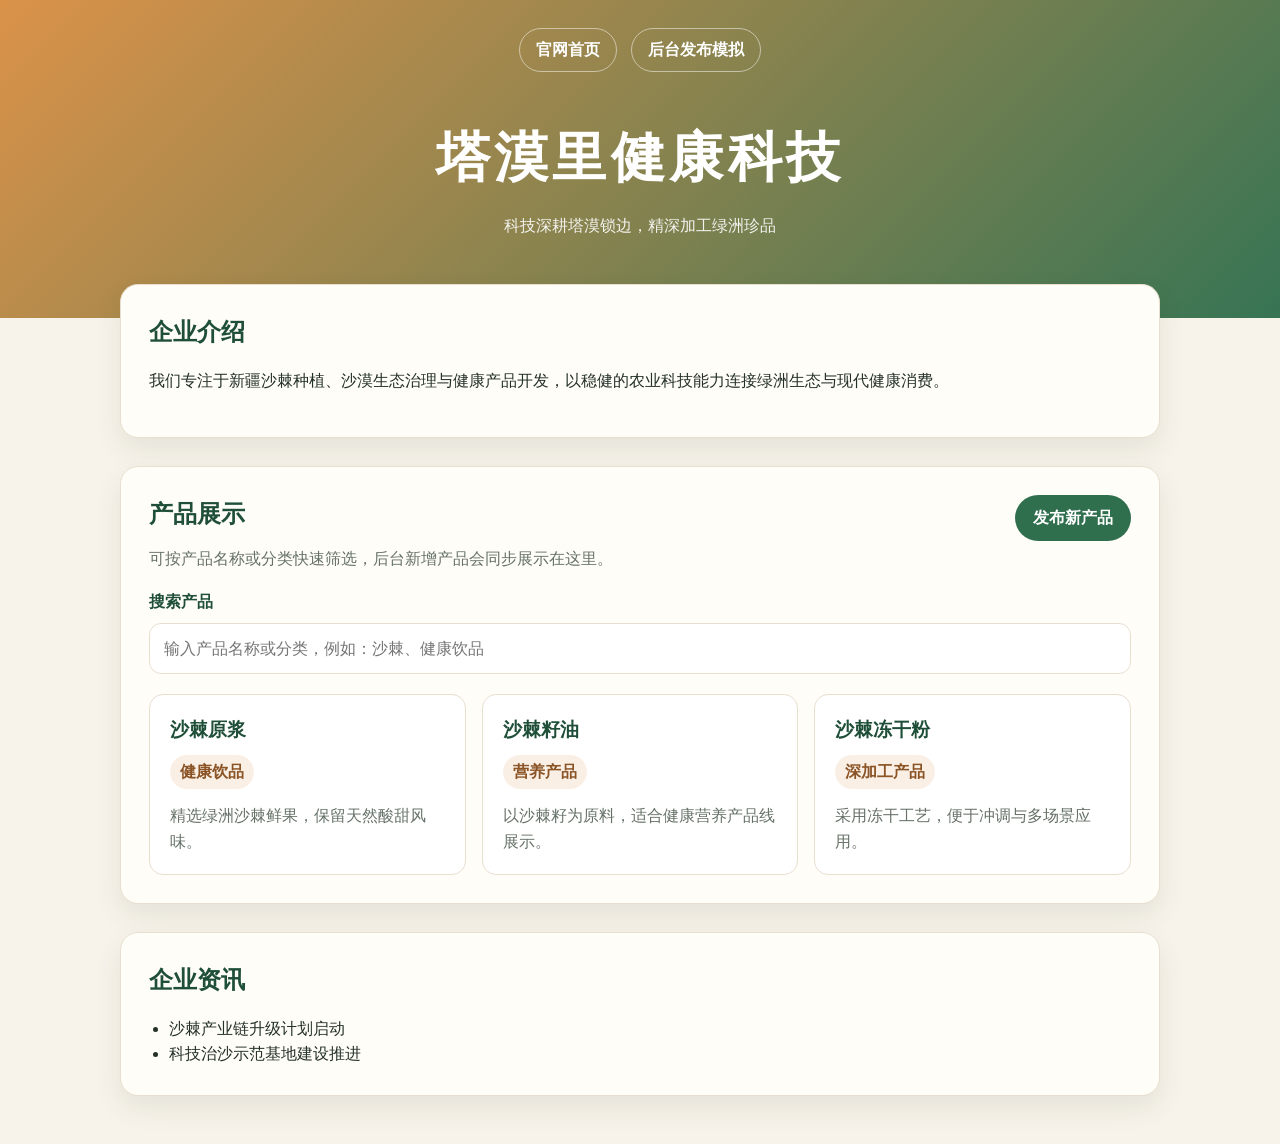
<file: index.html>
<!DOCTYPE html>
<html lang="zh-CN">
<head>
  <meta charset="UTF-8" />
  <meta name="viewport" content="width=device-width, initial-scale=1.0" />
  <title>塔漠里健康科技</title>
  <link rel="stylesheet" href="style.css" />
</head>
<body>
  <header class="hero">
    <nav class="top-nav" aria-label="主导航">
      <a href="index.html">官网首页</a>
      <a href="admin.html">后台发布模拟</a>
    </nav>
    <h1>塔漠里健康科技</h1>
    <p>科技深耕塔漠锁边，精深加工绿洲珍品</p>
  </header>

  <main>
    <section class="panel">
      <h2>企业介绍</h2>
      <p>我们专注于新疆沙棘种植、沙漠生态治理与健康产品开发，以稳健的农业科技能力连接绿洲生态与现代健康消费。</p>
    </section>

    <section class="panel">
      <div class="section-heading">
        <div>
          <h2>产品展示</h2>
          <p class="section-intro">可按产品名称或分类快速筛选，后台新增产品会同步展示在这里。</p>
        </div>
        <a class="button-link" href="admin.html">发布新产品</a>
      </div>
      <label class="search-label" for="product-search">搜索产品</label>
      <input
        id="product-search"
        class="search-input"
        type="search"
        placeholder="输入产品名称或分类，例如：沙棘、健康饮品"
        autocomplete="off"
      />
      <div id="product-list" class="product-grid" aria-live="polite"></div>
    </section>

    <section class="panel">
      <h2>企业资讯</h2>
      <ul class="news-list">
        <li>沙棘产业链升级计划启动</li>
        <li>科技治沙示范基地建设推进</li>
      </ul>
    </section>
  </main>

  <script src="app.js"></script>
</body>
</html>
</file>
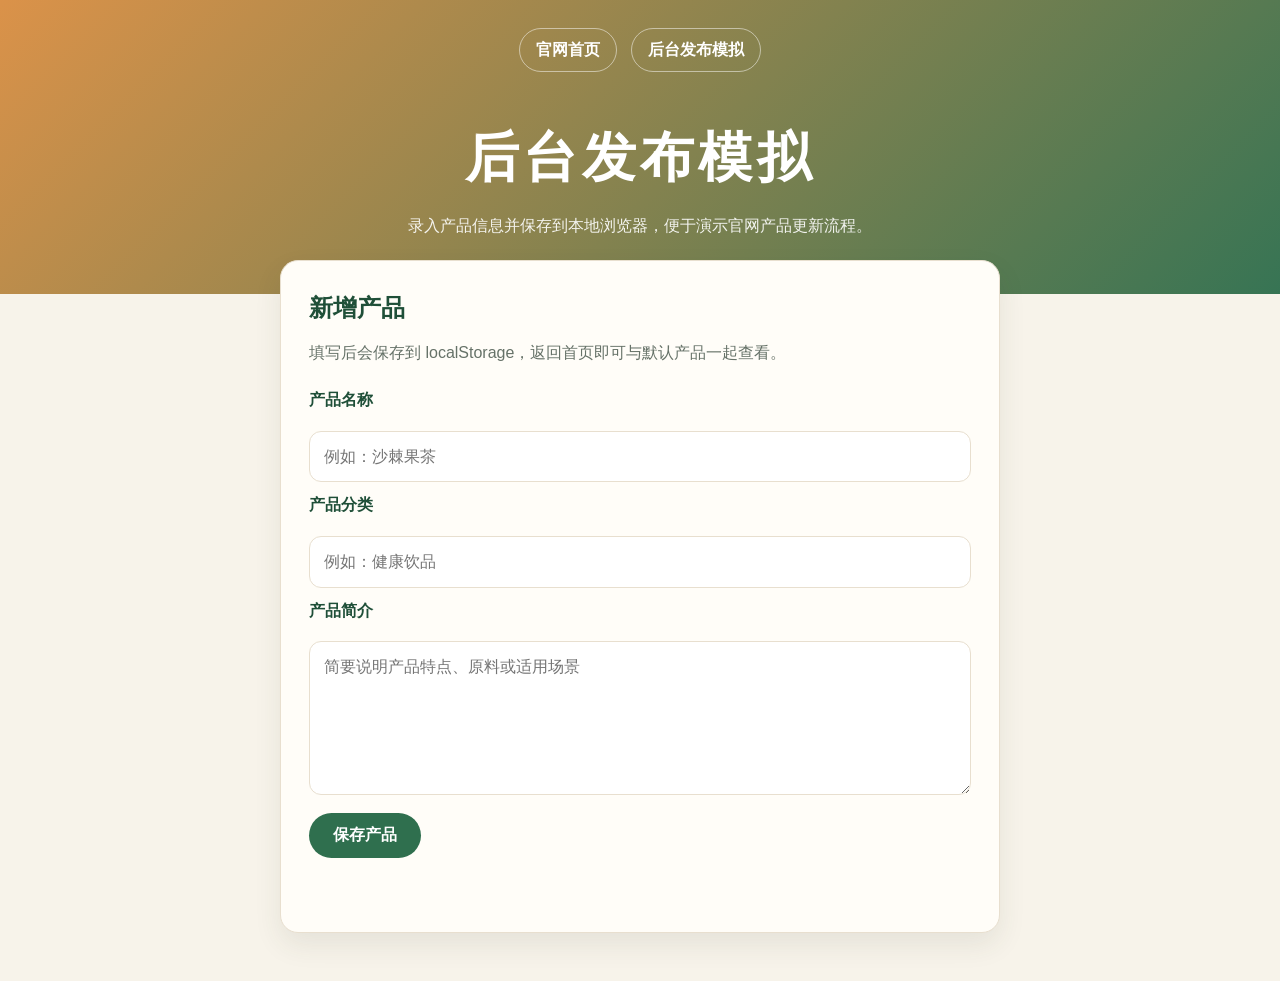
<file: admin.html>
<!DOCTYPE html>
<html lang="zh-CN">
<head>
  <meta charset="UTF-8" />
  <meta name="viewport" content="width=device-width, initial-scale=1.0" />
  <title>后台发布模拟 - 塔漠里健康科技</title>
  <link rel="stylesheet" href="style.css" />
</head>
<body>
  <header class="hero hero-compact">
    <nav class="top-nav" aria-label="主导航">
      <a href="index.html">官网首页</a>
      <a href="admin.html">后台发布模拟</a>
    </nav>
    <h1>后台发布模拟</h1>
    <p>录入产品信息并保存到本地浏览器，便于演示官网产品更新流程。</p>
  </header>

  <main>
    <section class="panel admin-panel">
      <h2>新增产品</h2>
      <p class="section-intro">填写后会保存到 localStorage，返回首页即可与默认产品一起查看。</p>
      <form id="product-form" class="product-form">
        <label for="product-name">产品名称</label>
        <input id="product-name" name="name" type="text" placeholder="例如：沙棘果茶" required />

        <label for="product-category">产品分类</label>
        <input id="product-category" name="category" type="text" placeholder="例如：健康饮品" required />

        <label for="product-description">产品简介</label>
        <textarea id="product-description" name="description" rows="5" placeholder="简要说明产品特点、原料或适用场景" required></textarea>

        <button type="submit">保存产品</button>
      </form>
      <p id="form-message" class="form-message" role="status"></p>
    </section>
  </main>

  <script src="app.js"></script>
</body>
</html>
</file>
<file: style.css>
:root {
  --bg: #f7f3ea;
  --panel: #fffdf8;
  --text: #243128;
  --muted: #667268;
  --green: #2f6f4e;
  --green-dark: #1f4f38;
  --sand: #d98c3f;
  --border: #e8dfcf;
  --shadow: 0 12px 28px rgba(52, 67, 47, 0.09);
}

* {
  box-sizing: border-box;
}

body {
  margin: 0;
  font-family: Arial, "Microsoft YaHei", sans-serif;
  background: var(--bg);
  color: var(--text);
  line-height: 1.6;
}

.hero {
  padding: 28px 20px 80px;
  text-align: center;
  background: linear-gradient(135deg, rgba(217, 140, 63, 0.94), rgba(47, 111, 78, 0.96));
  color: white;
}

.hero-compact {
  padding-bottom: 56px;
}

.hero h1 {
  margin: 42px 0 12px;
  font-size: clamp(2rem, 5vw, 3.4rem);
  letter-spacing: 0.08em;
}

.hero p {
  margin: 0 auto;
  max-width: 680px;
  color: rgba(255, 255, 255, 0.9);
}

.top-nav {
  display: flex;
  justify-content: center;
  gap: 14px;
  flex-wrap: wrap;
}

.top-nav a,
.button-link,
button {
  border-radius: 999px;
  font-weight: 700;
  text-decoration: none;
  transition: transform 0.2s ease, background 0.2s ease;
}

.top-nav a {
  padding: 8px 16px;
  color: white;
  border: 1px solid rgba(255, 255, 255, 0.5);
}

.top-nav a:hover,
.button-link:hover,
button:hover {
  transform: translateY(-1px);
}

main {
  max-width: 1080px;
  margin: -34px auto 48px;
  padding: 0 20px;
}

.panel {
  margin-bottom: 28px;
  padding: 28px;
  background: var(--panel);
  border: 1px solid var(--border);
  border-radius: 18px;
  box-shadow: var(--shadow);
}

h2 {
  margin: 0 0 12px;
  color: var(--green-dark);
}

.section-heading {
  display: flex;
  align-items: flex-start;
  justify-content: space-between;
  gap: 18px;
  margin-bottom: 18px;
}

.section-intro {
  margin: 0;
  color: var(--muted);
}

.button-link,
button {
  display: inline-flex;
  align-items: center;
  justify-content: center;
  border: 0;
  background: var(--green);
  color: white;
  cursor: pointer;
}

.button-link {
  flex: 0 0 auto;
  padding: 10px 18px;
}

.search-label,
.product-form label {
  display: block;
  margin-bottom: 8px;
  font-weight: 700;
  color: var(--green-dark);
}

.search-input,
.product-form input,
.product-form textarea {
  width: 100%;
  border: 1px solid var(--border);
  border-radius: 12px;
  padding: 12px 14px;
  color: var(--text);
  background: #fff;
  font: inherit;
}

.search-input:focus,
.product-form input:focus,
.product-form textarea:focus {
  outline: 3px solid rgba(47, 111, 78, 0.18);
  border-color: var(--green);
}

.product-grid {
  display: grid;
  grid-template-columns: repeat(auto-fit, minmax(230px, 1fr));
  gap: 16px;
  margin-top: 20px;
}

.card {
  min-height: 170px;
  padding: 20px;
  background: white;
  border: 1px solid var(--border);
  border-radius: 14px;
}

.card h3 {
  margin: 0 0 10px;
  color: var(--green-dark);
}

.product-category {
  display: inline-block;
  margin: 0 0 14px;
  padding: 4px 10px;
  border-radius: 999px;
  background: rgba(217, 140, 63, 0.14);
  color: #8a5426;
  font-weight: 700;
}

.product-description {
  margin: 0;
  color: var(--muted);
}

.empty-message {
  grid-column: 1 / -1;
  margin: 0;
  padding: 22px;
  text-align: center;
  color: var(--muted);
  border: 1px dashed var(--border);
  border-radius: 14px;
}

.news-list {
  margin-bottom: 0;
  padding-left: 20px;
}

.admin-panel {
  max-width: 720px;
  margin-left: auto;
  margin-right: auto;
}

.product-form {
  display: grid;
  gap: 10px;
  margin-top: 22px;
}

.product-form button {
  justify-self: start;
  margin-top: 8px;
  padding: 12px 24px;
  font-size: 1rem;
}

.form-message {
  min-height: 28px;
  margin: 18px 0 0;
  color: var(--green-dark);
  font-weight: 700;
}

@media (max-width: 680px) {
  .section-heading {
    display: block;
  }

  .button-link {
    margin-top: 14px;
  }

  .panel {
    padding: 22px;
  }
}
</file>
